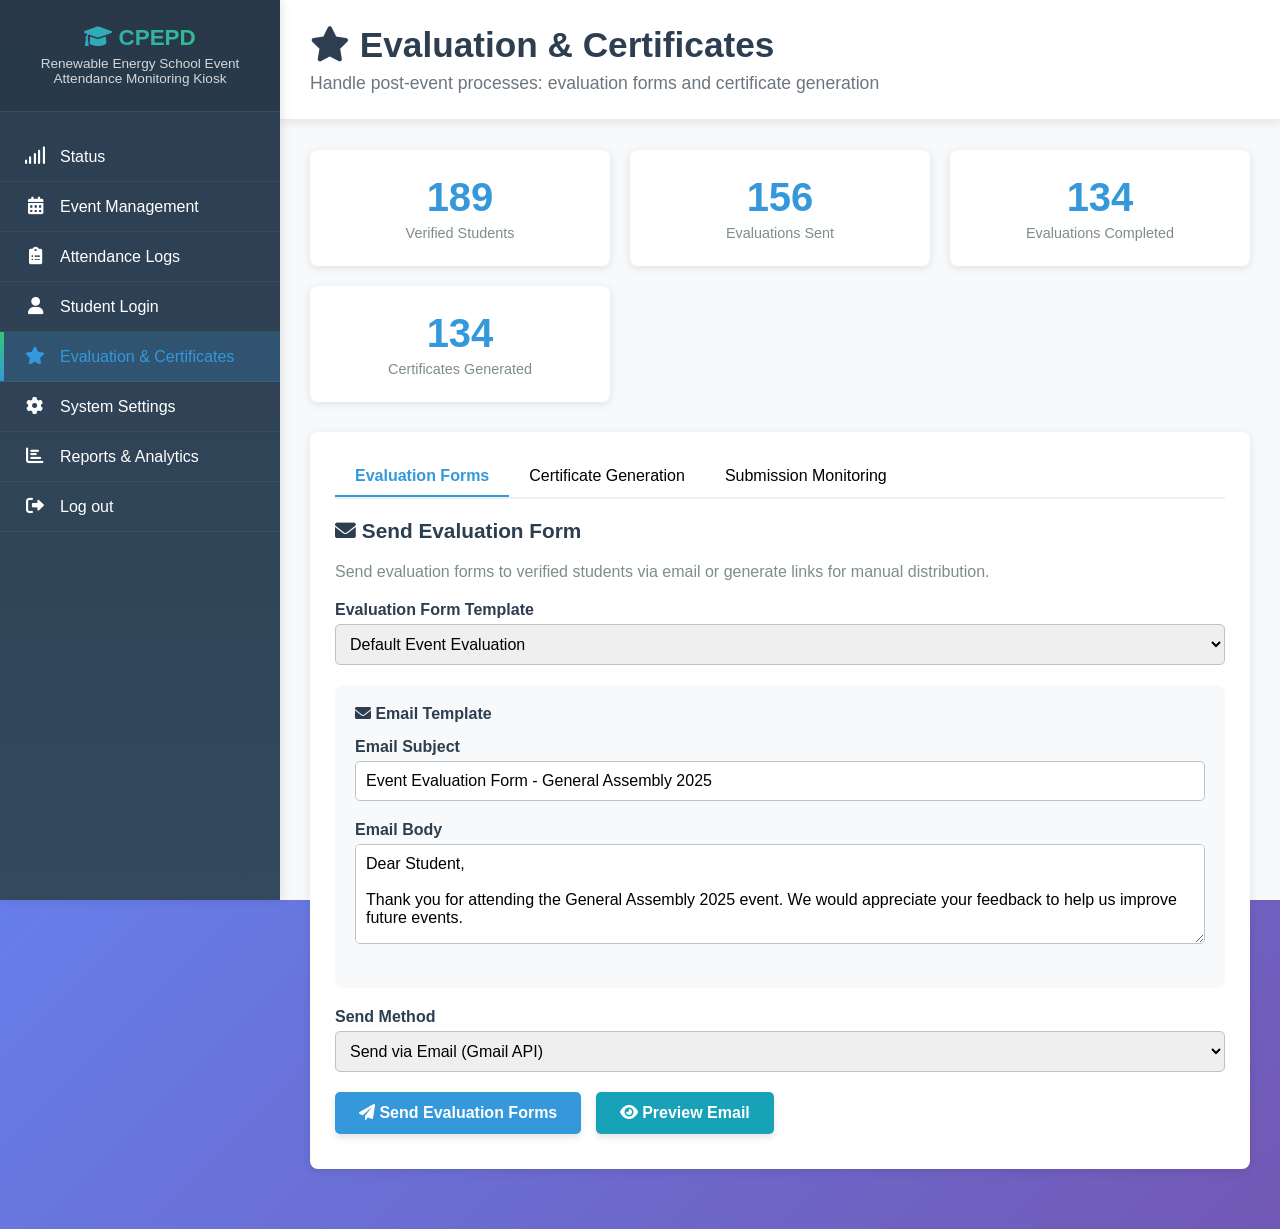
<file: CPEPD CODE 2/root/evaluation.html>
<!DOCTYPE html>
<html lang="en">
<head>
    <meta charset="UTF-8">
    <meta name="viewport" content="width=device-width, initial-scale=1.0">
    <title>Evaluation & Certificates | CPEPD</title>
    <link rel="stylesheet" href="log-in.css">
    <link rel="stylesheet" href="https://cdnjs.cloudflare.com/ajax/libs/font-awesome/6.0.0/css/all.min.css">
</head>
<body>
    <div class="sidebar" id="sidebar">
        <button class="toggle-btn" id="toggleBtn"><i class="fas fa-bars"></i></button>
        <div class="sidebar-header">
            <h2><i class="fas fa-graduation-cap"></i> CPEPD</h2>
            <p>Renewable Energy School Event Attendance Monitoring Kiosk</p>
        </div>
        <ul>
            <li class="nav-item" onclick="navigateToPage('status.html')">
                <i class="fas fa-signal"></i><span>Status</span></li>
            <li class="nav-item active" onclick="navigateToPage('event-management.html')">
                <i class="fas fa-calendar-alt"></i><span>Event Management</span>
            </li>
            <li class="nav-item" onclick="navigateToPage('attendance-logs.html')">
                <i class="fas fa-clipboard-list"></i><span>Attendance Logs</span>
            </li>
            <li class="nav-item" onclick="navigateToPage('index.html')">
                <i class="fas fa-user"></i><span>Student Login</span></li>
            <li class="nav-item" onclick="navigateToPage('evaluation.html')">
                <i class="fas fa-star"></i><span>Evaluation & Certificates</span>
            </li>
            <li class="nav-item" onclick="navigateToPage('system-settings.html')">
                <i class="fas fa-cog"></i><span>System Settings</span>
            </li>
            <li class="nav-item" onclick="navigateToPage('reports-analytics.html')">
                <i class="fas fa-chart-bar"></i><span>Reports & Analytics</span>
            </li>
            <li class="nav-item" onclick="navigateToPage('logout.html')">
                <i class="fas fa-sign-out-alt"></i><span>Log out</span></li>
        </ul>
    </div>

    <div class="main-content" id="mainContent">
        <div class="content-header">
            <h1><i class="fas fa-star"></i> Evaluation & Certificates</h1>
            <p>Handle post-event processes: evaluation forms and certificate generation</p>
        </div>
        
        <div class="container">
        
        <div class="stats-grid">
            <div class="stat-card">
                <div class="stat-number">189</div>
                <div class="stat-label">Verified Students</div>
            </div>
            <div class="stat-card">
                <div class="stat-number">156</div>
                <div class="stat-label">Evaluations Sent</div>
            </div>
            <div class="stat-card">
                <div class="stat-number">134</div>
                <div class="stat-label">Evaluations Completed</div>
            </div>
            <div class="stat-card">
                <div class="stat-number">134</div>
                <div class="stat-label">Certificates Generated</div>
            </div>
        </div>
        
        <div class="section">
            <div class="tabs">
                <div class="tab active" onclick="switchTab('evaluation')">Evaluation Forms</div>
                <div class="tab" onclick="switchTab('certificates')">Certificate Generation</div>
                <div class="tab" onclick="switchTab('monitoring')">Submission Monitoring</div>
            </div>
            
            <!-- Evaluation Forms Tab -->
            <div id="evaluation" class="tab-content active">
                <h3><i class="fas fa-envelope"></i> Send Evaluation Form</h3>
                <p style="color: #7f8c8d; margin-bottom: 20px;">Send evaluation forms to verified students via email or generate links for manual distribution.</p>
                
                <div class="form-group">
                    <label for="evaluationTemplate">Evaluation Form Template</label>
                    <select id="evaluationTemplate">
                        <option value="default">Default Event Evaluation</option>
                        <option value="seminar">Seminar Evaluation</option>
                        <option value="workshop">Workshop Evaluation</option>
                        <option value="custom">Custom Template</option>
                    </select>
                </div>
                
                <div class="email-template">
                    <h4><i class="fas fa-envelope"></i> Email Template</h4>
                    <div class="form-group">
                        <label for="emailSubject">Email Subject</label>
                        <input type="text" id="emailSubject" value="Event Evaluation Form - General Assembly 2025" placeholder="Enter email subject">
                    </div>
                    <div class="form-group">
                        <label for="emailBody">Email Body</label>
                        <textarea id="emailBody" placeholder="Enter email body content...">Dear Student,

Thank you for attending the General Assembly 2025 event. We would appreciate your feedback to help us improve future events.

Please complete the evaluation form by clicking the link below:
[EVALUATION_LINK]

Your feedback is valuable to us.

Best regards,
Event Management Team</textarea>
                    </div>
                </div>
                
                <div class="form-group">
                    <label for="sendMethod">Send Method</label>
                    <select id="sendMethod">
                        <option value="email">Send via Email (Gmail API)</option>
                        <option value="link">Generate Links Only</option>
                        <option value="both">Both Email & Links</option>
                    </select>
                </div>
                
                <button class="btn btn-primary" onclick="sendEvaluations()">
                    <i class="fas fa-paper-plane"></i> Send Evaluation Forms
                </button>
                <button class="btn btn-info" onclick="previewEmail()">
                    <i class="fas fa-eye"></i> Preview Email
                </button>
            </div>
            
            <!-- Certificate Generation Tab -->
            <div id="certificates" class="tab-content">
                <h3><i class="fas fa-certificate"></i> Generate Certificates</h3>
                <p style="color: #7f8c8d; margin-bottom: 20px;">Generate certificates for students who have completed both verification and evaluation.</p>
                
                <div class="certificate-preview">
                    <h4><i class="fas fa-certificate"></i> Certificate Preview</h4>
                    <p>Certificate of Participation</p>
                    <p><strong>General Assembly 2025</strong></p>
                    <p>This certifies that [STUDENT_NAME] has successfully participated in the event.</p>
                    <p>Date: January 15, 2025</p>
                </div>
                
                <div class="form-group">
                    <label for="certificateTemplate">Certificate Template</label>
                    <select id="certificateTemplate">
                        <option value="participation">Certificate of Participation</option>
                        <option value="completion">Certificate of Completion</option>
                        <option value="excellence">Certificate of Excellence</option>
                        <option value="custom">Custom Template</option>
                    </select>
                </div>
                
                <div class="form-group">
                    <label for="certificateFormat">Certificate Format</label>
                    <select id="certificateFormat">
                        <option value="pdf">PDF Document</option>
                        <option value="png">PNG Image</option>
                        <option value="both">Both PDF & PNG</option>
                    </select>
                </div>
                
                <div style="margin: 20px 0;">
                    <div class="progress-bar">
                        <div class="progress-fill" style="width: 71%;"></div>
                    </div>
                    <p style="text-align: center; color: #7f8c8d;">134 of 189 certificates ready for generation (71%)</p>
                </div>
                
                <button class="btn btn-success" onclick="generateCertificates()">
                    <i class="fas fa-certificate"></i> Generate All Certificates
                </button>
                <button class="btn btn-warning" onclick="generateSelected()">
                    <i class="fas fa-check-square"></i> Generate Selected Only
                </button>
                <button class="btn btn-info" onclick="previewCertificate()">
                    <i class="fas fa-eye"></i> Preview Certificate
                </button>
            </div>
            
            <!-- Submission Monitoring Tab -->
            <div id="monitoring" class="tab-content">
                <h3><i class="fas fa-chart-line"></i> Submission Monitoring</h3>
                <p style="color: #7f8c8d; margin-bottom: 20px;">Monitor evaluation form submissions and certificate generation status.</p>
                
                <div class="table-container">
                    <table>
                        <thead>
                            <tr>
                                <th>Student Name</th>
                                <th>Student ID</th>
                                <th>Verification Status</th>
                                <th>Evaluation Sent</th>
                                <th>Evaluation Completed</th>
                                <th>Certificate Status</th>
                                <th>Actions</th>
                            </tr>
                        </thead>
                        <tbody id="monitoringTableBody">
                            <!-- Table rows will be populated here -->
                        </tbody>
                    </table>
                </div>
                
                <div style="margin-top: 20px;">
                    <button class="btn btn-primary" onclick="refreshMonitoring()">
                        <i class="fas fa-sync"></i> Refresh Data
                    </button>
                    <button class="btn btn-success" onclick="resendEvaluation()">
                        <i class="fas fa-redo"></i> Resend Evaluation
                    </button>
                    <button class="btn btn-info" onclick="resendCertificate()">
                        <i class="fas fa-paper-plane"></i> Resend Certificate
                    </button>
                </div>
            </div>
        </div>
    </div>
    
    <!-- Preview Modal -->
    <div id="previewModal" class="modal">
        <div class="modal-content">
            <div class="modal-header">
                <h3 id="previewTitle">Preview</h3>
                <span class="close" onclick="closePreviewModal()">&times;</span>
            </div>
            <div id="previewContent">
                <!-- Preview content will be populated here -->
            </div>
        </div>
    </div>
    
    <script>
        let studentData = [
            {
                id: 1,
                name: "Diente, J.",
                studentId: "2020-001",
                verified: true,
                evaluationSent: true,
                evaluationCompleted: true,
                certificateGenerated: true
            },
            {
                id: 2,
                name: "Santos, M.",
                studentId: "2020-003",
                verified: true,
                evaluationSent: true,
                evaluationCompleted: false,
                certificateGenerated: false
            },
            {
                id: 3,
                name: "Garcia, A.",
                studentId: "2020-005",
                verified: true,
                evaluationSent: false,
                evaluationCompleted: false,
                certificateGenerated: false
            },
            {
                id: 4,
                name: "Rodriguez, C.",
                studentId: "2020-007",
                verified: true,
                evaluationSent: true,
                evaluationCompleted: true,
                certificateGenerated: true
            }
        ];
        
        // Initialize page
        document.addEventListener('DOMContentLoaded', function() {
            loadMonitoringTable();
        });
        
        function switchTab(tabName) {
            // Remove active class from all tabs and tab contents
            document.querySelectorAll('.tab').forEach(tab => tab.classList.remove('active'));
            document.querySelectorAll('.tab-content').forEach(content => content.classList.remove('active'));
            
            // Add active class to selected tab and content
            event.target.classList.add('active');
            document.getElementById(tabName).classList.add('active');
        }
        
        function loadMonitoringTable() {
            const tbody = document.getElementById('monitoringTableBody');
            tbody.innerHTML = studentData.map(student => `
                <tr>
                    <td>${student.name}</td>
                    <td>${student.studentId}</td>
                    <td>
                        <span class="status-badge ${student.verified ? 'status-completed' : 'status-pending'}">
                            ${student.verified ? 'Verified' : 'Pending'}
                        </span>
                    </td>
                    <td>
                        <span class="status-badge ${student.evaluationSent ? 'status-completed' : 'status-not-sent'}">
                            ${student.evaluationSent ? 'Sent' : 'Not Sent'}
                        </span>
                    </td>
                    <td>
                        <span class="status-badge ${student.evaluationCompleted ? 'status-completed' : 'status-pending'}">
                            ${student.evaluationCompleted ? 'Completed' : 'Pending'}
                        </span>
                    </td>
                    <td>
                        <span class="status-badge ${student.certificateGenerated ? 'status-completed' : 'status-pending'}">
                            ${student.certificateGenerated ? 'Generated' : 'Pending'}
                        </span>
                    </td>
                    <td>
                        ${!student.evaluationSent ? `
                            <button class="btn btn-primary" onclick="sendIndividualEvaluation(${student.id})" style="padding: 5px 10px;">
                                <i class="fas fa-envelope"></i>
                            </button>
                        ` : ''}
                        ${student.evaluationCompleted && !student.certificateGenerated ? `
                            <button class="btn btn-success" onclick="generateIndividualCertificate(${student.id})" style="padding: 5px 10px;">
                                <i class="fas fa-certificate"></i>
                            </button>
                        ` : ''}
                        ${student.certificateGenerated ? `
                            <button class="btn btn-info" onclick="resendIndividualCertificate(${student.id})" style="padding: 5px 10px;">
                                <i class="fas fa-redo"></i>
                            </button>
                        ` : ''}
                    </td>
                </tr>
            `).join('');
        }
        
        function sendEvaluations() {
            const method = document.getElementById('sendMethod').value;
            const subject = document.getElementById('emailSubject').value;
            const body = document.getElementById('emailBody').value;
            
            if (!subject || !body) {
                alert('Please fill in the email subject and body.');
                return;
            }
            
            let message = '';
            switch(method) {
                case 'email':
                    message = 'Evaluation forms will be sent via email to all verified students.';
                    break;
                case 'link':
                    message = 'Evaluation links will be generated for manual distribution.';
                    break;
                case 'both':
                    message = 'Evaluation forms will be sent via email and links will be generated.';
                    break;
            }
            
            if (confirm(`${message}\n\nProceed with sending evaluation forms?`)) {
                alert('Evaluation forms are being sent...');
                // In a real application, this would trigger the email sending process
            }
        }
        
        function previewEmail() {
            const subject = document.getElementById('emailSubject').value;
            const body = document.getElementById('emailBody').value;
            
            document.getElementById('previewTitle').textContent = 'Email Preview';
            document.getElementById('previewContent').innerHTML = `
                <div style="border: 1px solid #bdc3c7; padding: 20px; border-radius: 5px;">
                    <h4>Subject: ${subject}</h4>
                    <div style="margin-top: 15px; white-space: pre-wrap;">${body}</div>
                </div>
            `;
            document.getElementById('previewModal').style.display = 'block';
        }
        
        function generateCertificates() {
            if (confirm('Generate certificates for all eligible students? This will create certificates for students who have completed both verification and evaluation.')) {
                alert('Certificate generation process started...');
                // In a real application, this would trigger the certificate generation
            }
        }
        
        function generateSelected() {
            alert('Certificate generation for selected students would be implemented here.');
        }
        
        function previewCertificate() {
            document.getElementById('previewTitle').textContent = 'Certificate Preview';
            document.getElementById('previewContent').innerHTML = `
                <div style="border: 2px solid #2c3e50; padding: 40px; text-align: center; background: #f8f9fa;">
                    <h2 style="color: #2c3e50; margin-bottom: 20px;">CERTIFICATE OF PARTICIPATION</h2>
                    <p style="font-size: 1.2em; margin-bottom: 30px;">This is to certify that</p>
                    <h3 style="color: #3498db; font-size: 1.5em; margin-bottom: 30px;">[STUDENT_NAME]</h3>
                    <p style="font-size: 1.1em; margin-bottom: 30px;">has successfully participated in</p>
                    <h4 style="color: #2c3e50; font-size: 1.3em; margin-bottom: 30px;">General Assembly 2025</h4>
                    <p style="margin-bottom: 20px;">Date: January 15, 2025</p>
                    <div style="margin-top: 40px;">
                        <div style="display: inline-block; margin-right: 50px;">
                            <div style="border-top: 1px solid #2c3e50; width: 150px;"></div>
                            <p>Event Coordinator</p>
                        </div>
                        <div style="display: inline-block;">
                            <div style="border-top: 1px solid #2c3e50; width: 150px;"></div>
                            <p>Dean</p>
                        </div>
                    </div>
                </div>
            `;
            document.getElementById('previewModal').style.display = 'block';
        }
        
        function refreshMonitoring() {
            alert('Refreshing monitoring data...');
            loadMonitoringTable();
        }
        
        function resendEvaluation() {
            if (confirm('Resend evaluation forms to students who haven\'t completed them yet?')) {
                alert('Evaluation forms are being resent...');
            }
        }
        
        function resendCertificate() {
            if (confirm('Resend certificates to students who have completed evaluations?')) {
                alert('Certificates are being resent...');
            }
        }
        
        function sendIndividualEvaluation(studentId) {
            const student = studentData.find(s => s.id === studentId);
            if (student) {
                student.evaluationSent = true;
                loadMonitoringTable();
                alert(`Evaluation form sent to ${student.name}`);
            }
        }
        
        function generateIndividualCertificate(studentId) {
            const student = studentData.find(s => s.id === studentId);
            if (student) {
                student.certificateGenerated = true;
                loadMonitoringTable();
                alert(`Certificate generated for ${student.name}`);
            }
        }
        
        function resendIndividualCertificate(studentId) {
            const student = studentData.find(s => s.id === studentId);
            if (student) {
                alert(`Certificate resent to ${student.name}`);
            }
        }
        
        function closePreviewModal() {
            document.getElementById('previewModal').style.display = 'none';
        }
        
        // Close modal when clicking outside
        window.onclick = function(event) {
            const modal = document.getElementById('previewModal');
            if (event.target === modal) {
                closePreviewModal();
            }
        }

        // Sidebar functionality
        const sidebar = document.getElementById('sidebar');
        const mainContent = document.getElementById('mainContent');
        const toggleBtn = document.getElementById('toggleBtn');

        // Toggle sidebar collapse
        toggleBtn.addEventListener('click', () => {
            sidebar.classList.toggle('collapsed');
            mainContent.classList.toggle('collapsed');
        });

        // Navigation function
        function navigateToPage(url) {
            if (url) {
                window.location.href = url;
            }
        }

        // Logout function
        function logout() {
            if (confirm('Are you sure you want to logout?')) {
                alert('You have been logged out successfully.');
                window.location.href = 'index.html';
            }
        }

        // Handle window resize for mobile responsiveness
        window.addEventListener('resize', function() {
            if (window.innerWidth <= 768) {
                sidebar.classList.add('collapsed');
                mainContent.classList.add('collapsed');
            } else {
                sidebar.classList.remove('collapsed');
                mainContent.classList.remove('collapsed');
            }
        });

        // Initialize page
        document.addEventListener('DOMContentLoaded', function() {
            console.log('Evaluation & Certificates page loaded successfully');
        });
    </script>
<script src="script.js"></script>
</body>
</html>
</file>
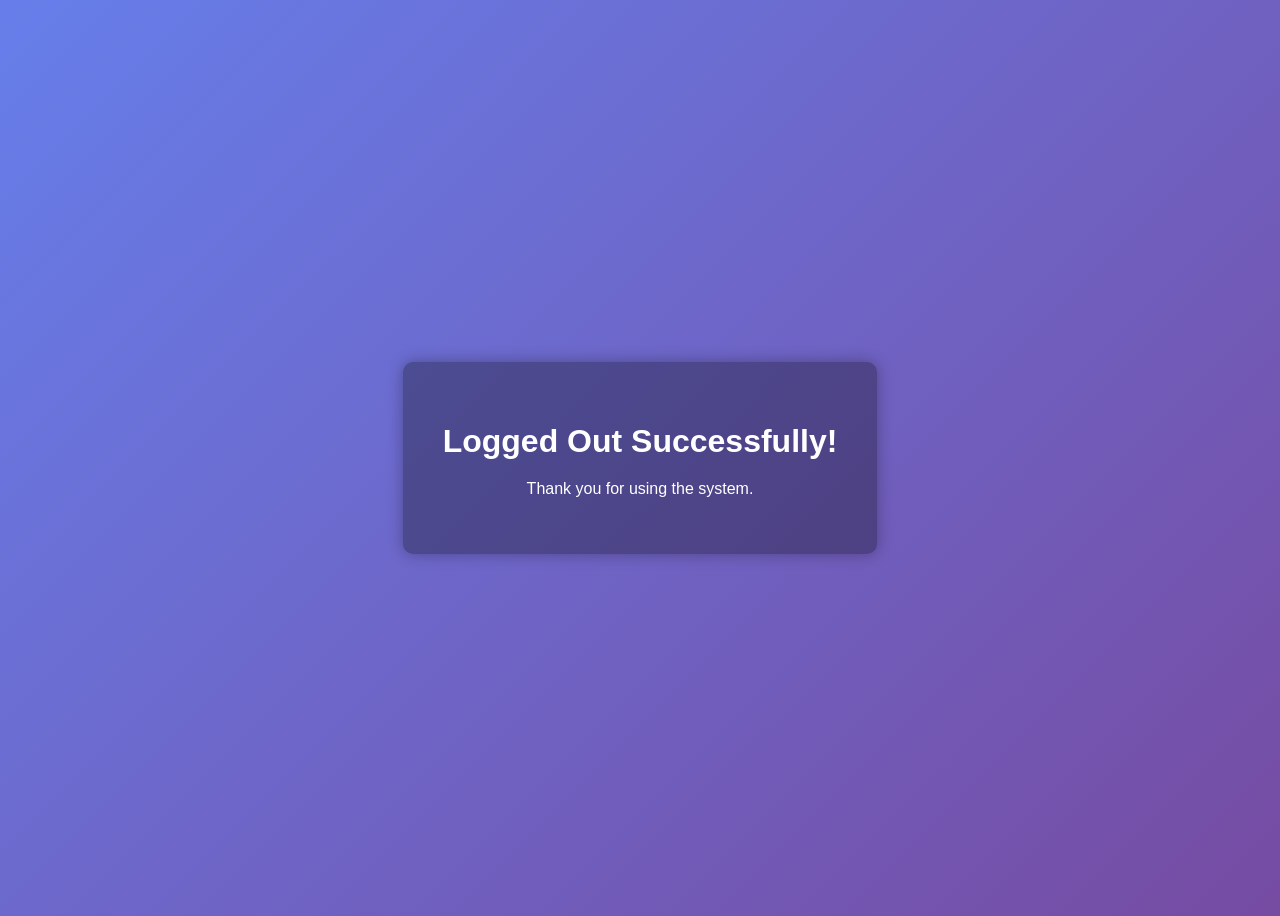
<file: CPEPD CODE 2/root/logout.html>
<!DOCTYPE html>
<html lang="en">
<head>
    <meta charset="UTF-8">
    <meta name="viewport" content="width=device-width, initial-scale=1.0">
    <title>Logging Out | CPEPD</title>
    <style>
        body {
            font-family: 'Segoe UI', Tahoma, Geneva, Verdana, sans-serif;
            display: flex;
            justify-content: center;
            align-items: center;
            height: 100vh;
            background: linear-gradient(135deg, #667eea 0%, #764ba2 100%);
            color: white;
            text-align: center;
        }
        .logout-box {
            background: rgba(0,0,0,0.3);
            padding: 40px;
            border-radius: 10px;
            box-shadow: 0 0 15px rgba(0,0,0,0.3);
        }
        .logout-box h1 {
            margin-bottom: 20px;
        }
    </style>
</head>
<body>
    
    <div class="logout-box">
        <h1>Logging Out...</h1>
        <p>Please wait while we log you out of the system.</p>
    </div>

    <script>
    // Optional: clear stored data
    localStorage.clear();

    const title = document.querySelector("h1");
    const message = document.querySelector("p");

    // Show logout message first
    setTimeout(() => {
        title.textContent = "Logged Out Successfully!";
        message.textContent = "Thank you for using the system.";
    }, 1000);

    // Redirect after showing thank you message
    setTimeout(() => {
        window.location.href = 'index.html';
    }, 3000);
</script>
<script src="script.js"></script>
</body>
</html>
</file>
<file: CPEPD CODE 2/root/log-in.css>
/*index.html*/
.camera-status {
    width: 100%;
    padding: 10px;
    margin-bottom: 10px;
    text-align: center;
    font-weight: bold;
    border-radius: 8px;
}

.camera-status.online {
    background: #e8f8f5;
    color: #27ae60;
    border: 2px solid #27ae60;
}

.camera-status.offline {
    background: #fdecea;
    color: #e74c3c;
    border: 2px solid #e74c3c;
}

* {
    margin: 0;
    padding: 0;
    box-sizing: border-box;
}

.reset-buttons {
    display: flex;
    flex-wrap: wrap;
    gap: 10px;
    align-items: center;
    margin-left: 26px;
}
.reset-buttons input {
    flex: 1 1 180px;
}
.reset-buttons button {
    flex: 0 0 auto;
}

body {
    font-family: 'Segoe UI', Tahoma, Geneva, Verdana, sans-serif;
    display: flex;
    height: 100vh;
    background: linear-gradient(135deg, #667eea 0%, #764ba2 100%);
}

/* ======================== Sidebar Styles ======================== */
.sidebar {
    width: 280px;
    background: linear-gradient(180deg, #2c3e50 0%, #34495e 100%);
    color: white;
    position: fixed;
    height: 100%;
    left: 0;
    top: 0;
    overflow-y: auto;
    transition: all 0.3s ease;
    box-shadow: 2px 0 10px rgba(0,0,0,0.1);
    z-index: 1000;
}
.sidebar.collapsed { width: 70px; }

.sidebar-header {
    padding: 25px 20px;
    text-align: center;
    border-bottom: 1px solid rgba(255,255,255,0.1);
    background: rgba(0,0,0,0.1);
}
.sidebar-header h2 { 
    font-size: 1.4em; 
    font-weight: 600;
    margin-bottom: 5px;
    background: linear-gradient(45deg, #3498db, #2ecc71);
    -webkit-background-clip: text;
    -webkit-text-fill-color: transparent;
    background-clip: text;
}
.sidebar-header p {
    font-size: 0.85em;
    opacity: 0.8;
}
.sidebar.collapsed .sidebar-header h2,
.sidebar.collapsed .sidebar-header p { display: none; }

.sidebar ul { list-style: none; padding: 20px 0; }
.sidebar li { 
    padding: 15px 25px; 
    cursor: pointer; 
    border-bottom: 1px solid rgba(255,255,255,0.05);
    transition: all 0.3s ease;
    position: relative;
    overflow: hidden;
}
.sidebar li::before {
    content: '';
    position: absolute;
    left: 0;
    top: 0;
    height: 100%;
    width: 4px;
    background: linear-gradient(45deg, #3498db, #2ecc71);
    transform: scaleY(0);
    transition: transform 0.3s ease;
}
.sidebar li:hover::before,
.sidebar li.active::before { transform: scaleY(1); }
.sidebar li:hover { padding-left: 30px; background: rgba(255,255,255,0.1); }
.sidebar li.active { background: rgba(52, 152, 219, 0.2); color: #3498db; }
.sidebar li i { margin-right: 15px; width: 20px; text-align: center; font-size: 1.1em; }
.sidebar.collapsed li span { display: none; }
.sidebar.collapsed li { padding: 15px 20px; text-align: center; }
.sidebar.collapsed li i { margin-right: 0; }

.sidebar .toggle-btn { 
    display: none; 
    position: absolute; 
    top: 20px; 
    right: 15px; 
    background: rgba(255,255,255,0.1); 
    border: none; 
    color: white; 
    font-size: 1.2em; 
    cursor: pointer;
    padding: 8px;
    border-radius: 4px;
    transition: background 0.3s ease;
}
.sidebar .toggle-btn:hover { background: rgba(255,255,255,0.2); }

/* ======================== Main Content ======================== */
.main-content {
    margin-left: 280px;
    flex: 1;
    padding: 0;
    background: #f8f9fa;
    transition: margin-left 0.3s ease;
    min-height: 100vh;
}
.main-content.collapsed { margin-left: 70px; }

.content-header {
    background: white;
    padding: 25px 30px;
    box-shadow: 0 2px 10px rgba(0,0,0,0.1);
    border-bottom: 1px solid #e9ecef;
}
.content-header h1 { font-size: 2.2em; color: #2c3e50; margin-bottom: 8px; font-weight: 600; }
.content-header p { color: #6c757d; font-size: 1.1em; margin: 0; }

.container { padding: 30px; max-width: 1400px; margin: 0 auto; }

/* ======================== Stats Summary ======================== */
.stats-summary {
    display: grid;
    grid-template-columns: repeat(auto-fit, minmax(200px, 1fr));
    gap: 20px;
    margin-bottom: 30px;
}
.stat-card {
    background: white;
    padding: 20px;
    border-radius: 8px;
    box-shadow: 0 2px 10px rgba(0,0,0,0.1);
    text-align: center;
}
.stat-number { font-size: 2em; font-weight: bold; color: #3498db; margin-bottom: 5px; }
.stat-label { color: #7f8c8d; font-size: 0.9em; }

/* ======================== Controls / Filters ======================== */
.controls {
    background: white;
    padding: 25px;
    border-radius: 8px;
    box-shadow: 0 2px 10px rgba(0,0,0,0.1);
    margin-bottom: 30px;
}
.controls h3 { color: #2c3e50; margin-bottom: 20px; }

.search-filters {
    display: grid;
    grid-template-columns: repeat(auto-fit, minmax(200px, 1fr));
    gap: 20px;
    margin-bottom: 20px;
}

.form-group { margin-bottom: 15px; text-align: left; }
.form-group label { display: block; margin-bottom: 5px; font-weight: bold; color: #2c3e50; }
.form-group input, .form-group select { width: 100%; padding: 10px; border: 1px solid #bdc3c7; border-radius: 5px; font-size: 1em; }

.btn {
    padding: 1% 5px;
    border: none;
    border-radius: 10px;
    cursor: pointer;
    font-size: 1em;
    margin-right: 10px;
    margin-bottom: 10px;
    transition: background 0.3s;
}
.btn-primary { background: #3498db; color: white; }
.btn-primary:hover { background: #2980b9; }
.btn-success { background: #27ae60; color: white; }
.btn-success:hover { background: #229954; }
.btn-warning { background: #f39c12; color: white; }
.btn-warning:hover { background: #e67e22; }
.btn-info { background: #17a2b8; color: white; }
.btn-info:hover { background: #138496; }

/* ======================== Table Styles ======================== */
.table-container {
    background: white;
    padding: 25px;
    border-radius: 8px;
    box-shadow: 0 2px 10px rgba(0,0,0,0.1);
    overflow-x: auto;
}
.table-container h3 { color: #2c3e50; margin-bottom: 20px; }

table { width: 100%; border-collapse: collapse; margin-top: 20px; }
th, td { padding: 12px; text-align: left; border-bottom: 1px solid #ecf0f1; }
th { background: #f8f9fa; font-weight: bold; color: #2c3e50; }
tr:hover { background: #f8f9fa; }

.status-badge { padding: 4px 8px; border-radius: 12px; font-size: 0.8em; font-weight: bold; }
.status-pending { background: #fff3cd; color: #856404; }
.status-verified { background: #d4edda; color: #155724; }
.status-rejected { background: #f8d7da; color: #721c24; }

.verification-icon { font-size: 1.2em; }
.verified { color: #27ae60; }
.pending { color: #f39c12; }
.rejected { color: #e74c3c; }

/* ======================== Photo Modal ======================== */
.photo-modal { display: none; position: fixed; z-index: 1000; left: 0; top: 0; width: 100%; height: 100%; background: rgba(0,0,0,0.8); }
.photo-modal-content { position: absolute; top: 50%; left: 50%; transform: translate(-50%, -50%); max-width: 90%; max-height: 90%; }
.photo-modal img { max-width: 100%; max-height: 100%; border-radius: 8px; }
.close-photo { position: absolute; top: 10px; right: 20px; color: white; font-size: 30px; cursor: pointer; }

/* ======================== Pagination ======================== */
.pagination { display: flex; justify-content: center; align-items: center; margin-top: 20px; gap: 10px; }
.pagination button { padding: 8px 12px; border: 1px solid #bdc3c7; background: white; cursor: pointer; border-radius: 4px; }
.pagination button:hover { background: #f8f9fa; }
.pagination button.active { background: #3498db; color: white; border-color: #3498db; }
.pagination button:disabled { opacity: 0.5; cursor: not-allowed; }

/* ======================== Login Page ======================== */
.login-container {
    width: 100%;
    max-width: 420px;
    padding: 20px;
    margin: auto;
    display: flex;
    justify-content: center;
    align-items: center;
}

.login-card {
    background: white;
    padding: 30px;
    border-radius: 12px;
    box-shadow: 0 10px 25px rgba(0,0,0,0.2);
    text-align: center;
}

.login-card h1 { margin-bottom: 10px; color: #2c3e50; }
.subtitle { color: #7f8c8d; margin-bottom: 20px; font-size: 0.95em; }

.form-group { text-align: left; margin-bottom: 20px; }
.form-group label { font-weight: bold; display: block; margin-bottom: 5px; }
.form-group input { width: 100%; padding: 10px; border-radius: 6px; border: 1px solid #ccc; }

.camera-section { margin-bottom: 20px; }
video { width: 100%; border-radius: 10px; border: 2px solid #3498db; margin-bottom: 10px; }

.btn-capture, .btn-submit {
    border: none;
    padding: 10px;
    border-radius: 6px;
    cursor: pointer;
    width: 100%;
    color: white;
}
.btn-capture:hover { background: #2980b9; }
.btn-submit { background: #27ae60; padding: 12px; font-size: 1em; }
.btn-submit:hover { background: #229954; }

.status-message { margin-top: 10px; font-size: 0.9em; color: #27ae60; }


.custom-dropdown{
    position: relative;
    width: 100%;
}

.dropdown-selected{
    background: white;
    border: 1px solid #ccc;
    padding: 10px;
    cursor: pointer;
    display:flex;
    justify-content:space-between;
    align-items:center;
}

.dropdown-menu{
    position:absolute;
    top:100%;
    left:0;
    right:0;
    background:white;
    border:1px solid #ccc;
    max-height:200px;
    overflow-y:auto;
    display:none;
    z-index:999;
}

.dropdown-item{
    padding:8px 10px;
    display:flex;
    justify-content:space-between;
    align-items:center;
}

.dropdown-item:hover{
    background:#f2f2f2;
}

.delete-event{
    color:black;
    cursor:pointer;
    margin-left:10px;
}





/* ======================== Mobile Responsiveness ======================== */
@media (max-width: 768px) {
    .sidebar { width: 70px; }
    .sidebar.collapsed { width: 0; }
    .main-content { margin-left: 70px; }
    .main-content.collapsed { margin-left: 0; }
    .sidebar .toggle-btn { display: block; }
    .content-header { padding: 20px; }
    .container { padding: 20px; }
    .search-filters { grid-template-columns: 1fr; }
    .stats-summary { grid-template-columns: repeat(2, 1fr); }
    table { font-size: 0.9em; }
    th, td { padding: 8px; }
}


.verification-label {
    font-weight: 600;
    display: inline-flex;
    align-items: center;
    gap: 6px;
    padding: 4px 8px;
    border-radius: 20px;
    font-size: 12px;
}

.verification-label.verified {
    background: #d4edda;
    color: #155724;
}

.verification-label.pending {
    background: #fff3cd;
    color: #856404;
}

.verification-label.rejected {
    background: #f8d7da;
    color: #721c24;
}

/* Verification Badge */
.verify-badge {
    padding: 6px 10px;
    border-radius: 20px;
    font-size: 12px;
    font-weight: 600;
    display: inline-flex;
    align-items: center;
    gap: 6px;
    text-transform: uppercase;
}

/* Action Buttons */
.action-btn {
    border: none;
    padding: 6px 10px;
    border-radius: 6px;
    cursor: pointer;
    margin: 0 3px;
    font-size: 14px;
    transition: 0.2s ease;
}

.approve-btn {
    background-color: #28a745;
    color: white;
}

.approve-btn:hover {
    background-color: #218838;
    transform: scale(1.05);
}

.reject-btn {
    background-color: #dc3545;
    color: white;
}

.reject-btn:hover {
    background-color: #c82333;
    transform: scale(1.05);
}

/* Student photo styling */
.student-photo {
    width: 50px;
    height: 50px;
    border-radius: 50%;
    cursor: pointer;
    object-fit: cover;
    border: 2px solid #ddd;
}

.action-group {
    display: flex;
    gap: 6px;
    margin-bottom: 5px;
}

.action-label {
    font-size: 12px;
    font-weight: 600;
    padding: 4px 6px;
    border-radius: 6px;
    display: inline-block;
}

.pending-label {
    background: #fff3cd;
    color: #856404;
}

.verified-label {
    background: #d4edda;
    color: #155724;
}

.rejected-label {
    background: #f8d7da;
    color: #721c24;
}


.active-event-info {
    background: #f1f2f6;
    border-left: 4px solid #3498db;
    padding: 15px;
    margin-bottom: 15px;
    border-radius: 5px;
    color: #2c3e50;
    font-size: 0.95em;
}
.active-event-info h4 {
    margin: 0 0 5px 0;
}
.active-event-info p {
    margin: 2px 0;
}




/*Evaluation.HTML*/
/* Basic Reset */
        * { margin: 0; padding: 0; box-sizing: border-box; }
        body { 
            font-family: 'Segoe UI', Tahoma, Geneva, Verdana, sans-serif; 
            display: flex; 
            height: 100vh; 
            background: linear-gradient(135deg, #667eea 0%, #764ba2 100%);
        }

        /* Sidebar Styles */
        .sidebar {
            width: 280px;
            background: linear-gradient(180deg, #2c3e50 0%, #34495e 100%);
            color: white;
            position: fixed;
            height: 100%;
            left: 0;
            top: 0;
            overflow-y: auto;
            transition: all 0.3s ease;
            box-shadow: 2px 0 10px rgba(0,0,0,0.1);
            z-index: 1000;
        }
        .sidebar.collapsed { width: 70px; }
        
        .sidebar-header {
            padding: 25px 20px;
            text-align: center;
            border-bottom: 1px solid rgba(255,255,255,0.1);
            background: rgba(0,0,0,0.1);
        }
        .sidebar-header h2 { 
            font-size: 1.4em; 
            font-weight: 600;
            margin-bottom: 5px;
            background: linear-gradient(45deg, #3498db, #2ecc71);
            -webkit-background-clip: text;
            -webkit-text-fill-color: transparent;
            background-clip: text;
        }
        .sidebar-header p {
            font-size: 0.85em;
            opacity: 0.8;
            margin: 0;
        }
        .sidebar.collapsed .sidebar-header h2,
        .sidebar.collapsed .sidebar-header p { display: none; }
        
        .sidebar ul { list-style: none; padding: 20px 0; }
        .sidebar li { 
            padding: 15px 25px; 
            cursor: pointer; 
            border-bottom: 1px solid rgba(255,255,255,0.05);
            transition: all 0.3s ease;
            position: relative;
            overflow: hidden;
        }
        .sidebar li::before {
            content: '';
            position: absolute;
            left: 0;
            top: 0;
            height: 100%;
            width: 4px;
            background: linear-gradient(45deg, #3498db, #2ecc71);
            transform: scaleY(0);
            transition: transform 0.3s ease;
        }
        .sidebar li:hover::before,
        .sidebar li.active::before { transform: scaleY(1); }
        .sidebar li:hover { 
            background: rgba(255,255,255,0.1); 
            padding-left: 30px;
        }
        .sidebar li.active {
            background: rgba(52, 152, 219, 0.2);
            color: #3498db;
        }
        .sidebar li i { 
            margin-right: 15px; 
            width: 20px;
            text-align: center;
            font-size: 1.1em;
        }
        .sidebar.collapsed li span { display: none; }
        .sidebar.collapsed li { padding: 15px 20px; text-align: center; }
        .sidebar.collapsed li i { margin-right: 0; }
        
        .sidebar .toggle-btn { 
            display: none; 
            position: absolute; 
            top: 20px; 
            right: 15px; 
            background: rgba(255,255,255,0.1); 
            border: none; 
            color: white; 
            font-size: 1.2em; 
            cursor: pointer;
            padding: 8px;
            border-radius: 4px;
            transition: background 0.3s ease;
        }
        .sidebar .toggle-btn:hover { background: rgba(255,255,255,0.2); }

        /* Main Content */
        .main-content {
            margin-left: 280px;
            flex: 1;
            padding: 0;
            background: #f8f9fa;
            transition: margin-left 0.3s ease;
            min-height: 100vh;
        }
        .main-content.collapsed { margin-left: 70px; }
        
        .content-header {
            background: white;
            padding: 25px 30px;
            box-shadow: 0 2px 10px rgba(0,0,0,0.1);
            border-bottom: 1px solid #e9ecef;
        }
        .content-header h1 {
            font-size: 2.2em;
            color: #2c3e50;
            margin-bottom: 8px;
            font-weight: 600;
        }
        .content-header p {
            color: #6c757d;
            font-size: 1.1em;
            margin: 0;
        }
        
        .container { 
            padding: 30px; 
            max-width: 1400px; 
            margin: 0 auto; 
        }
        
        .stats-grid { display: grid; grid-template-columns: repeat(auto-fit, minmax(200px, 1fr)); gap: 20px; margin-bottom: 30px; }
        .stat-card { background: white; padding: 20px; border-radius: 8px; box-shadow: 0 2px 10px rgba(0,0,0,0.1); text-align: center; }
        .stat-number { font-size: 2em; font-weight: bold; color: #3498db; margin-bottom: 5px; }
        .stat-label { color: #7f8c8d; font-size: 0.9em; }
        
        .form-group { margin-bottom: 20px; }
        .form-group label { display: block; margin-bottom: 5px; font-weight: bold; color: #2c3e50; }
        .form-group input, .form-group select, .form-group textarea { width: 100%; padding: 10px; border: 1px solid #bdc3c7; border-radius: 5px; font-size: 1em; }
        .form-group textarea { height: 100px; resize: vertical; }
        
        .btn { padding: 12px 24px; border: none; border-radius: 5px; cursor: pointer; font-size: 1em; margin-right: 10px; margin-bottom: 10px; transition: background 0.3s; }
        .btn-primary { background: #3498db; color: white; }
        .btn-primary:hover { background: #2980b9; }
        .btn-success { background: #27ae60; color: white; }
        .btn-success:hover { background: #229954; }
        .btn-warning { background: #f39c12; color: white; }
        .btn-warning:hover { background: #e67e22; }
        .btn-info { background: #17a2b8; color: white; }
        .btn-info:hover { background: #138496; }
        .btn-danger { background: #e74c3c; color: white; }
        .btn-danger:hover { background: #c0392b; }
        
        .table-container { overflow-x: auto; }
        table { width: 100%; border-collapse: collapse; margin-top: 20px; }
        th, td { padding: 12px; text-align: left; border-bottom: 1px solid #ecf0f1; }
        th { background: #f8f9fa; font-weight: bold; color: #2c3e50; }
        tr:hover { background: #f8f9fa; }
        
        .status-badge { padding: 4px 8px; border-radius: 12px; font-size: 0.8em; font-weight: bold; }
        .status-completed { background: #d4edda; color: #155724; }
        .status-pending { background: #fff3cd; color: #856404; }
        .status-not-sent { background: #f8d7da; color: #721c24; }
        
        .progress-bar { width: 100%; height: 20px; background: #ecf0f1; border-radius: 10px; overflow: hidden; margin: 10px 0; }
        .progress-fill { height: 100%; background: #3498db; transition: width 0.3s; }
        
        .certificate-preview { background: #f8f9fa; padding: 20px; border-radius: 8px; margin: 20px 0; text-align: center; border: 2px dashed #bdc3c7; }
        .certificate-preview h4 { color: #2c3e50; margin-bottom: 10px; }
        .certificate-preview p { color: #7f8c8d; }
        
        .modal { display: none; position: fixed; z-index: 1000; left: 0; top: 0; width: 100%; height: 100%; background: rgba(0,0,0,0.5); }
        .modal-content { background: white; margin: 2% auto; padding: 20px; border-radius: 8px; width: 90%; max-width: 800px; max-height: 90%; overflow-y: auto; }
        .modal-header { display: flex; justify-content: space-between; align-items: center; margin-bottom: 20px; }
        .close { font-size: 28px; font-weight: bold; cursor: pointer; color: #aaa; }
        .close:hover { color: #000; }
        
        .tabs { display: flex; border-bottom: 2px solid #ecf0f1; margin-bottom: 20px; }
        .tab { padding: 10px 20px; cursor: pointer; border-bottom: 2px solid transparent; transition: all 0.3s; }
        .tab.active { border-bottom-color: #3498db; color: #3498db; font-weight: bold; }
        .tab:hover { background: #f8f9fa; }
        
        .tab-content { display: none; }
        .tab-content.active { display: block; }
        
        .email-template { background: #f8f9fa; padding: 20px; border-radius: 8px; margin: 20px 0; }
        .email-template h4 { color: #2c3e50; margin-bottom: 15px; }
        .email-template textarea { height: 200px; font-family: Arial, sans-serif; }
        
        @media (max-width: 768px) {
            .stats-grid { grid-template-columns: repeat(2, 1fr); }
            .tabs { flex-direction: column; }
            .tab { text-align: center; }
        }

        @media (max-width: 1024px) {
    .sidebar .toggle-btn {
        display: block;
    }
}






/*System-settings.Html*/
/* Basic Reset */
        * { margin: 0; padding: 0; box-sizing: border-box; }
        body { 
            font-family: 'Segoe UI', Tahoma, Geneva, Verdana, sans-serif; 
            display: flex; 
            height: 100vh; 
            background: linear-gradient(135deg, #667eea 0%, #764ba2 100%);
        }

        /* Sidebar Styles */
        .sidebar {
            width: 280px;
            background: linear-gradient(180deg, #2c3e50 0%, #34495e 100%);
            color: white;
            position: fixed;
            height: 100%;
            left: 0;
            top: 0;
            overflow-y: auto;
            transition: all 0.3s ease;
            box-shadow: 2px 0 10px rgba(0,0,0,0.1);
            z-index: 1000;
        }
        .sidebar.collapsed { width: 70px; }
        
        .sidebar-header {
            padding: 25px 20px;
            text-align: center;
            border-bottom: 1px solid rgba(255,255,255,0.1);
            background: rgba(0,0,0,0.1);
        }
        .sidebar-header h2 { 
            font-size: 1.4em; 
            font-weight: 600;
            margin-bottom: 5px;
            background: linear-gradient(45deg, #3498db, #2ecc71);
            -webkit-background-clip: text;
            -webkit-text-fill-color: transparent;
            background-clip: text;
        }
        .sidebar-header p {
            font-size: 0.85em;
            opacity: 0.8;
            margin: 0;
        }
        .sidebar.collapsed .sidebar-header h2,
        .sidebar.collapsed .sidebar-header p { display: none; }
        
        .sidebar ul { list-style: none; padding: 20px 0; }
        .sidebar li { 
            padding: 15px 25px; 
            cursor: pointer; 
            border-bottom: 1px solid rgba(255,255,255,0.05);
            transition: all 0.3s ease;
            position: relative;
            overflow: hidden;
        }
        .sidebar li::before {
            content: '';
            position: absolute;
            left: 0;
            top: 0;
            height: 100%;
            width: 4px;
            background: linear-gradient(45deg, #3498db, #2ecc71);
            transform: scaleY(0);
            transition: transform 0.3s ease;
        }
        .sidebar li:hover::before,
        .sidebar li.active::before { transform: scaleY(1); }
        .sidebar li:hover { 
            background: rgba(255,255,255,0.1); 
            padding-left: 30px;
        }
        .sidebar li.active {
            background: rgba(52, 152, 219, 0.2);
            color: #3498db;
        }
        .sidebar li i { 
            margin-right: 15px; 
            width: 20px;
            text-align: center;
            font-size: 1.1em;
        }
        .sidebar.collapsed li span { display: none; }
        .sidebar.collapsed li { padding: 15px 20px; text-align: center; }
        .sidebar.collapsed li i { margin-right: 0; }
        
        .sidebar .toggle-btn { 
            display: none; 
            position: absolute; 
            top: 20px; 
            right: 15px; 
            background: rgba(255,255,255,0.1); 
            border: none; 
            color: white; 
            font-size: 1.2em; 
            cursor: pointer;
            padding: 8px;
            border-radius: 4px;
            transition: background 0.3s ease;
        }
        .sidebar .toggle-btn:hover { background: rgba(255,255,255,0.2); }

        /* Main Content */
        .main-content {
            margin-left: 280px;
            flex: 1;
            padding: 0;
            background: #f8f9fa;
            transition: margin-left 0.3s ease;
            min-height: 100vh;
        }
        .main-content.collapsed { margin-left: 70px; }
        
        .content-header {
            background: white;
            padding: 25px 30px;
            box-shadow: 0 2px 10px rgba(0,0,0,0.1);
            border-bottom: 1px solid #e9ecef;
        }
        .content-header h1 {
            font-size: 2.2em;
            color: #2c3e50;
            margin-bottom: 8px;
            font-weight: 600;
        }
        .content-header p {
            color: #6c757d;
            font-size: 1.1em;
            margin: 0;
        }
        
        .container { 
            padding: 30px; 
            max-width: 1400px; 
            margin: 0 auto; 
        }
        
        .section { background: white; padding: 25px; border-radius: 8px; box-shadow: 0 2px 10px rgba(0,0,0,0.1); margin-bottom: 30px; }
        .section h3 { color: #2c3e50; margin-bottom: 20px; font-size: 1.3em; }
        
        .power-status-grid { display: grid; grid-template-columns: repeat(auto-fit, minmax(250px, 1fr)); gap: 20px; margin-bottom: 30px; }
        .power-card { background: white; padding: 20px; border-radius: 8px; box-shadow: 0 2px 10px rgba(0,0,0,0.1); text-align: center; }
        .power-icon { font-size: 2.5em; margin-bottom: 15px; }
        .power-value { font-size: 1.8em; font-weight: bold; margin-bottom: 5px; }
        .power-label { color: #7f8c8d; font-size: 0.9em; }
        .battery-good { color: #27ae60; }
        .battery-warning { color: #f39c12; }
        .battery-critical { color: #e74c3c; }
        .solar-active { color: #f39c12; }
        .ac-available { color: #3498db; }
        
        .form-group { margin-bottom: 20px; }
        .form-group label { display: block; margin-bottom: 5px; font-weight: bold; color: #2c3e50; }
        .form-group input, .form-group select, .form-group textarea { width: 100%; padding: 10px; border: 1px solid #bdc3c7; border-radius: 5px; font-size: 1em; }
        .form-group textarea { height: 100px; resize: vertical; }
        
        .form-row { display: grid; grid-template-columns: repeat(auto-fit, minmax(200px, 1fr)); gap: 20px; }
        
        .btn { padding: 12px 24px; border: none; border-radius: 5px; cursor: pointer; font-size: 1em; margin-right: 10px; margin-bottom: 10px; transition: background 0.3s; }
        .btn-primary { background: #3498db; color: white; }
        .btn-primary:hover { background: #2980b9; }
        .btn-success { background: #27ae60; color: white; }
        .btn-success:hover { background: #229954; }
        .btn-warning { background: #f39c12; color: white; }
        .btn-warning:hover { background: #e67e22; }
        .btn-danger { background: #e74c3c; color: white; }
        .btn-danger:hover { background: #c0392b; }
        .btn-info { background: #17a2b8; color: white; }
        .btn-info:hover { background: #138496; }
        
        .switch { position: relative; display: inline-block; width: 60px; height: 34px; }
        .switch input { opacity: 0; width: 0; height: 0; }
        .slider { position: absolute; cursor: pointer; top: 0; left: 0; right: 0; bottom: 0; background-color: #ccc; transition: .4s; border-radius: 34px; }
        .slider:before { position: absolute; content: ""; height: 26px; width: 26px; left: 4px; bottom: 4px; background-color: white; transition: .4s; border-radius: 50%; }
        input:checked + .slider { background-color: #2196F3; }
        input:checked + .slider:before { transform: translateX(26px); }
        
        .rfid-list { background: #f8f9fa; padding: 15px; border-radius: 5px; margin-top: 10px; }
        .rfid-item { display: flex; justify-content: space-between; align-items: center; padding: 10px; background: white; margin-bottom: 10px; border-radius: 5px; border: 1px solid #ecf0f1; }
        .rfid-item:last-child { margin-bottom: 0; }
        .rfid-info { flex: 1; }
        .rfid-id { font-weight: bold; color: #2c3e50; }
        .rfid-name { color: #7f8c8d; font-size: 0.9em; }
        
        .backup-section { background: #f8f9fa; padding: 20px; border-radius: 8px; margin: 20px 0; }
        .backup-section h4 { color: #2c3e50; margin-bottom: 15px; }
        
        .progress-bar { width: 100%; height: 20px; background: #ecf0f1; border-radius: 10px; overflow: hidden; margin: 10px 0; }
        .progress-fill { height: 100%; background: #3498db; transition: width 0.3s; }
        
        .alert { padding: 15px; margin: 20px 0; border-radius: 5px; }
        .alert-warning { background: #fff3cd; border: 1px solid #ffeaa7; color: #856404; }
        .alert-success { background: #d4edda; border: 1px solid #c3e6cb; color: #155724; }
        .alert-danger { background: #f8d7da; border: 1px solid #f5c6cb; color: #721c24; }
        
        .tabs { display: flex; border-bottom: 2px solid #ecf0f1; margin-bottom: 20px; }
        .tab { padding: 10px 20px; cursor: pointer; border-bottom: 2px solid transparent; transition: all 0.3s; }
        .tab.active { border-bottom-color: #3498db; color: #3498db; font-weight: bold; }
        .tab:hover { background: #f8f9fa; }
        
        .tab-content { display: none; }
        .tab-content.active { display: block; }
        
        .modal { display: none; position: fixed; z-index: 1000; left: 0; top: 0; width: 100%; height: 100%; background: rgba(0,0,0,0.5); }
        .modal-content { background: white; margin: 5% auto; padding: 20px; border-radius: 8px; width: 90%; max-width: 500px; }
        .modal-header { display: flex; justify-content: space-between; align-items: center; margin-bottom: 20px; }
        .close { font-size: 28px; font-weight: bold; cursor: pointer; color: #aaa; }
        .close:hover { color: #000; }
        
        @media (max-width: 768px) {
            .power-status-grid { grid-template-columns: repeat(2, 1fr); }
            .form-row { grid-template-columns: 1fr; }
            .tabs { flex-direction: column; }
            .tab { text-align: center; }
        }




/*Event-management*/
/* ==================== BASIC RESET ==================== */

.progress-container {
    width: 100%;
    height: 10px;
    background: #ecf0f1;
    border-radius: 5px;
    margin: 5px 0;
    overflow: hidden;
}

.progress-bar {
    height: 100%;
    width: 0%;
    background: linear-gradient(90deg, #27ae60, #2ecc71);
    transition: width 0.5s linear;
}

.running-text {
    font-weight: bold;
    font-size: 0.9em;
    color: #27ae60;
    margin-bottom: 5px;
    display: block;
    margin-top: 20px;
}


* {
    margin: 0;
    padding: 0;
    box-sizing: border-box;
}

body {
    font-family: 'Segoe UI', Tahoma, Geneva, Verdana, sans-serif;
    display: flex;
    height: 100vh;
    background: linear-gradient(135deg, #667eea 0%, #764ba2 100%);
}

/* ==================== SIDEBAR ==================== */
.sidebar {
    width: 280px;
    background: linear-gradient(180deg, #2c3e50 0%, #34495e 100%);
    color: white;
    position: fixed;
    height: 100%;
    left: 0;
    top: 0;
    overflow-y: auto;
    transition: all 0.3s ease;
    box-shadow: 2px 0 10px rgba(0,0,0,0.1);
    z-index: 1000;
}

.sidebar.collapsed { width: 70px; }

.sidebar-header {
    padding: 25px 20px;
    text-align: center;
    border-bottom: 1px solid rgba(255,255,255,0.1);
    background: rgba(0,0,0,0.1);
}

.sidebar-header h2 {
    font-size: 1.4em;
    font-weight: 600;
    margin-bottom: 5px;
    background: linear-gradient(45deg, #3498db, #2ecc71);
    -webkit-background-clip: text;
    -webkit-text-fill-color: transparent;
    background-clip: text;
}

.sidebar-header p {
    font-size: 0.85em;
    opacity: 0.8;
    margin: 0;
}

.sidebar.collapsed .sidebar-header h2,
.sidebar.collapsed .sidebar-header p { display: none; }

.sidebar ul { list-style: none; padding: 20px 0; }

.sidebar li {
    padding: 15px 25px;
    cursor: pointer;
    border-bottom: 1px solid rgba(255,255,255,0.05);
    transition: all 0.3s ease;
    position: relative;
    overflow: hidden;
}

.sidebar li::before {
    content: '';
    position: absolute;
    left: 0;
    top: 0;
    height: 100%;
    width: 4px;
    background: linear-gradient(45deg, #3498db, #2ecc71);
    transform: scaleY(0);
    transition: transform 0.3s ease;
}

.sidebar li:hover::before,
.sidebar li.active::before { transform: scaleY(1); }

.sidebar li:hover { padding-left: 30px; background: rgba(255,255,255,0.1); }

.sidebar li.active {
    background: rgba(52, 152, 219, 0.2);
    color: #3498db;
}

.sidebar li i {
    margin-right: 15px;
    width: 20px;
    text-align: center;
    font-size: 1.1em;
}

.sidebar.collapsed li span { display: none; }
.sidebar.collapsed li { padding: 15px 20px; text-align: center; }
.sidebar.collapsed li i { margin-right: 0; }

.sidebar .toggle-btn {
    display: none;
    position: absolute;
    top: 20px;
    right: 15px;
    background: rgba(255,255,255,0.1);
    border: none;
    color: white;
    font-size: 1.2em;
    cursor: pointer;
    padding: 8px;
    border-radius: 4px;
    transition: background 0.3s ease;
}

.sidebar .toggle-btn:hover { background: rgba(255,255,255,0.2); }

/* ==================== MAIN CONTENT ==================== */
.main-content {
    margin-left: 280px;
    flex: 1;
    padding: 0;
    background: #f8f9fa;
    transition: margin-left 0.3s ease;
    min-height: 100vh;
}

.main-content.collapsed { margin-left: 70px; }

.content-header {
    background: white;
    padding: 25px 30px;
    box-shadow: 0 2px 10px rgba(0,0,0,0.1);
    border-bottom: 1px solid #e9ecef;
}

.content-header h1 {
    font-size: 2.2em;
    color: #2c3e50;
    margin-bottom: 8px;
    font-weight: 600;
}

.content-header p {
    color: #6c757d;
    font-size: 1.1em;
}

/* ==================== CONTAINERS & SECTIONS ==================== */
.container {
    padding: 30px;
    max-width: 1400px;
    margin: 0 auto;
}

.section {
    background: white;
    padding: 25px;
    border-radius: 8px;
    box-shadow: 0 2px 10px rgba(0,0,0,0.1);
    margin-bottom: 30px;
}

.section h3 {
    color: #2c3e50;
    margin-bottom: 20px;
    font-size: 1.3em;
}

/* ==================== FORMS ==================== */
.form-group { margin-bottom: 20px; }

.form-group label {
    display: block;
    margin-bottom: 5px;
    font-weight: bold;
    color: #2c3e50;
}

.form-group input,
.form-group select,
.form-group textarea {
    width: 100%;
    padding: 10px;
    border: 1px solid #bdc3c7;
    border-radius: 5px;
    font-size: 1em;
}

.form-group textarea { height: 100px; resize: vertical; }

/* ==================== BUTTONS ==================== */
.btn {
    padding: 12px 22px;
    border: none;
    border-radius: 10px;
    cursor: pointer;
    font-size: 1em;
    margin-right: 10px;
    margin-bottom: 10px;
    transition: all 0.3s ease;
    font-weight: 600;
    box-shadow: 0 4px 6px rgba(0,0,0,0.1);
}

.btn-primary {
    background: #3498db;
    color: white;
}

.btn-primary:hover {
    background: #2980b9;
}

.btn-success {
    background: #27ae60;
    color: white;
}

.btn-success:hover {
    background: #229954;
}

.btn-danger {
    background: #e74c3c;
    color: white;
}

.btn-danger:hover {
    background: #c0392b;
}

.btn-warning {
    background: #f39c12;
    color: white;
    margin-top: 10px;
}

.btn-warning:hover {
    background: #e67e22;
}

/* ==================== EVENTS GRID ==================== */
.events-grid {
    display: grid;
    grid-template-columns: repeat(auto-fill, minmax(300px, 1fr));
    gap: 20px;
}

.event-card {
    background: #f8f9fa;
    padding: 20px;
    border-radius: 8px;
    border-left: 4px solid #3498db;
    transition: transform 0.2s ease;
}

.event-card:hover { transform: translateY(-3px); }

.event-card.active { border-left-color: #27ae60; }
.event-card.past { border-left-color: #95a5a6; }

.event-card h4 { color: #2c3e50; margin-bottom: 10px; }
.event-card .event-details div { margin-bottom: 5px; color: #7f8c8d; }
.event-card .event-actions { display: flex; gap: 10px; flex-wrap: wrap; }

/* ==================== RFID SECTION ==================== */
.rfid-section {
    background: #f8f9fa;
    padding: 15px;
    border-radius: 5px;
    margin-top: 10px;
}

.rfid-section h4 { color: #2c3e50; margin-bottom: 10px; }

.rfid-list { display: flex; flex-wrap: wrap; gap: 10px; margin-bottom: 15px; }

.rfid-tag {
    background: #3498db;
    color: white;
    padding: 5px 10px;
    border-radius: 15px;
    font-size: 0.9em;
}

.rfid-tag .remove { margin-left: 8px; cursor: pointer; }

/* ==================== MODAL ==================== */
.modal {
    display: none;
    position: fixed;
    z-index: 1000;
    left: 0;
    top: 0;
    width: 100%;
    height: 100%;
    background: rgba(0,0,0,0.5);
}

.modal-content {
    background: white;
    margin: 5% auto;
    padding: 20px;
    border-radius: 8px;
    width: 90%;
    max-width: 500px;
}

.modal-header {
    display: flex;
    justify-content: space-between;
    align-items: center;
    margin-bottom: 20px;
}

.close {
    font-size: 28px;
    font-weight: bold;
    cursor: pointer;
    color: #aaa;
}

.close:hover { color: #000; }

/* ==================== RESPONSIVE ==================== */
@media (max-width: 768px) {
    .sidebar { width: 70px; }
    .sidebar.collapsed { width: 0; }
    .main-content { margin-left: 70px; }
    .main-content.collapsed { margin-left: 0; }
    .sidebar .toggle-btn { display: block; }
    .content-header { padding: 20px; }
    .container { padding: 20px; }
    .events-grid { grid-template-columns: 1fr; }
    .event-card .event-actions { flex-direction: column; }
}




/*Reports-Analytics.HTML*/
        /* Basic Reset */
        * { margin: 0; padding: 0; box-sizing: border-box; }
        body { 
            font-family: 'Segoe UI', Tahoma, Geneva, Verdana, sans-serif; 
            display: flex; 
            height: 100vh; 
            background: linear-gradient(135deg, #667eea 0%, #764ba2 100%);
        }

        /* Sidebar Styles */
        .sidebar {
            width: 280px;
            background: linear-gradient(180deg, #2c3e50 0%, #34495e 100%);
            color: white;
            position: fixed;
            height: 100%;
            left: 0;
            top: 0;
            overflow-y: auto;
            transition: all 0.3s ease;
            box-shadow: 2px 0 10px rgba(0,0,0,0.1);
            z-index: 1000;
        }
        .sidebar.collapsed { width: 70px; }
        
        .sidebar-header {
            padding: 25px 20px;
            text-align: center;
            border-bottom: 1px solid rgba(255,255,255,0.1);
            background: rgba(0,0,0,0.1);
        }
        .sidebar-header h2 { 
            font-size: 1.4em; 
            font-weight: 600;
            margin-bottom: 5px;
            background: linear-gradient(45deg, #3498db, #2ecc71);
            -webkit-background-clip: text;
            -webkit-text-fill-color: transparent;
            background-clip: text;
        }
        .sidebar-header p {
            font-size: 0.85em;
            opacity: 0.8;
            margin: 0;
        }
        .sidebar.collapsed .sidebar-header h2,
        .sidebar.collapsed .sidebar-header p { display: none; }
        
        .sidebar ul { list-style: none; padding: 20px 0; }
        .sidebar li { 
            padding: 15px 25px; 
            cursor: pointer; 
            border-bottom: 1px solid rgba(255,255,255,0.05);
            transition: all 0.3s ease;
            position: relative;
            overflow: hidden;
        }
        .sidebar li::before {
            content: '';
            position: absolute;
            left: 0;
            top: 0;
            height: 100%;
            width: 4px;
            background: linear-gradient(45deg, #3498db, #2ecc71);
            transform: scaleY(0);
            transition: transform 0.3s ease;
        }
        .sidebar li:hover::before,
        .sidebar li.active::before { transform: scaleY(1); }
        .sidebar li:hover { 
            background: rgba(255,255,255,0.1); 
            padding-left: 30px;
        }
        .sidebar li.active {
            background: rgba(52, 152, 219, 0.2);
            color: #3498db;
        }
        .sidebar li i { 
            margin-right: 15px; 
            width: 20px;
            text-align: center;
            font-size: 1.1em;
        }
        .sidebar.collapsed li span { display: none; }
        .sidebar.collapsed li { padding: 15px 20px; text-align: center; }
        .sidebar.collapsed li i { margin-right: 0; }
        
        .sidebar .toggle-btn { 
            display: none; 
            position: absolute; 
            top: 20px; 
            right: 15px; 
            background: rgba(255,255,255,0.1); 
            border: none; 
            color: white; 
            font-size: 1.2em; 
            cursor: pointer;
            padding: 8px;
            border-radius: 4px;
            transition: background 0.3s ease;
        }
        .sidebar .toggle-btn:hover { background: rgba(255,255,255,0.2); }

        /* Main Content */
        .main-content {
            margin-left: 280px;
            flex: 1;
            padding: 0;
            background: #f8f9fa;
            transition: margin-left 0.3s ease;
            min-height: 100vh;
        }
        .main-content.collapsed { margin-left: 70px; }
        
        .content-header {
            background: white;
            padding: 25px 30px;
            box-shadow: 0 2px 10px rgba(0,0,0,0.1);
            border-bottom: 1px solid #e9ecef;
        }
        .content-header h1 {
            font-size: 2.2em;
            color: #2c3e50;
            margin-bottom: 8px;
            font-weight: 600;
        }
        .content-header p {
            color: #6c757d;
            font-size: 1.1em;
            margin: 0;
        }
        
        .container { 
            padding: 30px; 
            max-width: 1400px; 
            margin: 0 auto; 
        }
        
        .section { background: white; padding: 25px; border-radius: 8px; box-shadow: 0 2px 10px rgba(0,0,0,0.1); margin-bottom: 30px; }
        .section h3 { color: #2c3e50; margin-bottom: 20px; font-size: 1.3em; }
        
        .stats-grid { display: grid; grid-template-columns: repeat(auto-fit, minmax(200px, 1fr)); gap: 20px; margin-bottom: 30px; }
        .stat-card { background: white; padding: 20px; border-radius: 8px; box-shadow: 0 2px 10px rgba(0,0,0,0.1); text-align: center; }
        .stat-number { font-size: 2em; font-weight: bold; color: #3498db; margin-bottom: 5px; }
        .stat-label { color: #7f8c8d; font-size: 0.9em; }
        
        .form-group { margin-bottom: 20px; }
        .form-group label { display: block; margin-bottom: 5px; font-weight: bold; color: #2c3e50; }
        .form-group input, .form-group select { width: 100%; padding: 10px; border: 1px solid #bdc3c7; border-radius: 5px; font-size: 1em; }
        
        .form-row { display: grid; grid-template-columns: repeat(auto-fit, minmax(200px, 1fr)); gap: 20px; }
        
        .btn { padding: 12px 24px; border: none; border-radius: 5px; cursor: pointer; font-size: 1em; margin-right: 10px; margin-bottom: 10px; transition: background 0.3s; }
        .btn-primary { background: #3498db; color: white; }
        .btn-primary:hover { background: #2980b9; }
        .btn-success { background: #27ae60; color: white; }
        .btn-success:hover { background: #229954; }
        .btn-warning { background: #f39c12; color: white; }
        .btn-warning:hover { background: #e67e22; }
        .btn-info { background: #17a2b8; color: white; }
        .btn-info:hover { background: #138496; }
        
        .chart-container { position: relative; height: 400px; margin: 20px 0; }
        .chart-container canvas { max-height: 400px; }
        
        .table-container { overflow-x: auto; }
        table { width: 100%; border-collapse: collapse; margin-top: 20px; }
        th, td { padding: 12px; text-align: left; border-bottom: 1px solid #ecf0f1; }
        th { background: #f8f9fa; font-weight: bold; color: #2c3e50; }
        tr:hover { background: #f8f9fa; }
        
        .summary-card { background: #f8f9fa; padding: 20px; border-radius: 8px; margin: 20px 0; }
        .summary-card h4 { color: #2c3e50; margin-bottom: 15px; }
        .summary-row { display: flex; justify-content: space-between; margin-bottom: 10px; padding: 8px 0; border-bottom: 1px solid #ecf0f1; }
        .summary-row:last-child { border-bottom: none; }
        .summary-label { font-weight: bold; color: #2c3e50; }
        .summary-value { color: #7f8c8d; }
        
        .tabs { display: flex; border-bottom: 2px solid #ecf0f1; margin-bottom: 20px; }
        .tab { padding: 10px 20px; cursor: pointer; border-bottom: 2px solid transparent; transition: all 0.3s; }
        .tab.active { border-bottom-color: #3498db; color: #3498db; font-weight: bold; }
        .tab:hover { background: #f8f9fa; }
        
        .tab-content { display: none; }
        .tab-content.active { display: block; }
        
        .export-section { background: #f8f9fa; padding: 20px; border-radius: 8px; margin: 20px 0; }
        .export-section h4 { color: #2c3e50; margin-bottom: 15px; }
        
        .progress-bar { width: 100%; height: 20px; background: #ecf0f1; border-radius: 10px; overflow: hidden; margin: 10px 0; }
        .progress-fill { height: 100%; background: #3498db; transition: width 0.3s; }
        
        .alert { padding: 15px; margin: 20px 0; border-radius: 5px; }
        .alert-info { background: #d1ecf1; border: 1px solid #bee5eb; color: #0c5460; }
        
        @media (max-width: 768px) {
            .stats-grid { grid-template-columns: repeat(2, 1fr); }
            .form-row { grid-template-columns: 1fr; }
            .tabs { flex-direction: column; }
            .tab { text-align: center; }
            .chart-container { height: 300px; }
        }
/* ============================
   Raspberry Pi 7" LCD (1024x600)
   ============================ */
@media screen and (max-width: 1024px) and (max-height: 600px) {

    body {
        font-size: 14px;
    }

    /* Sidebar becomes compact */
    .sidebar {
        width: 200px;
    }

    .sidebar.collapsed {
        width: 60px;
    }

    .sidebar li {
        padding: 12px 15px;
        font-size: 14px;
    }

    .sidebar li i {
        margin-right: 10px;
        font-size: 1em;
    }

    /* Adjust main content area */
    .main-content {
        margin-left: 200px;
    }

    .main-content.collapsed {
        margin-left: 60px;
    }

    /* Header scaling */
    .content-header {
        padding: 15px 20px;
    }

    .content-header h1 {
        font-size: 1.6em;
    }

    .content-header p {
        font-size: 0.95em;
    }

    /* Container padding reduced */
    .container {
        padding: 15px;
    }

    /* Cards and sections tighter */
    .section {
        padding: 15px;
        margin-bottom: 20px;
    }

    /* Stats grid fits screen width */
    .stats-grid {
        grid-template-columns: repeat(2, 1fr);
        gap: 15px;
    }

    .stat-number {
        font-size: 1.6em;
    }

    /* Forms */
    .form-group input,
    .form-group select {
        padding: 8px;
        font-size: 0.9em;
    }

    /* Buttons smaller */
    .btn {
        padding: 8px 14px;
        font-size: 0.9em;
    }

    /* Tables scroll safely */
    .table-container {
        overflow-x: auto;
    }

    table {
        font-size: 0.85em;
    }

    /* Charts resized to avoid overflow */
    .chart-container {
        height: 260px;
    }

    /* Tabs wrap to multiple rows */
    .tabs {
        flex-wrap: wrap;
    }

    .tab {
        padding: 8px 12px;
        font-size: 0.9em;
    }
}



/*Status.html*/
 /* Basic Reset */
        * { margin: 0; padding: 0; box-sizing: border-box; }
        body { 
            font-family: 'Segoe UI', Tahoma, Geneva, Verdana, sans-serif; 
            display: flex; 
            height: 100vh; 
            background: linear-gradient(135deg, #667eea 0%, #764ba2 100%);
        }

        /* Sidebar Styles */
        .sidebar {
            width: 280px;
    background: linear-gradient(180deg, #2c3e50 0%, #34495e 100%);
    color: white;
    position: fixed;
    height: 100%;
    left: 0;
    top: 0;
    overflow-y: auto;
    transition: all 0.3s ease;
    box-shadow: 2px 0 10px rgba(0,0,0,0.1);
    z-index: 1000;
        }
        .sidebar.collapsed { width: 70px; }
        
        .sidebar-header {
            padding: 25px 20px;
    text-align: center;
    border-bottom: 1px solid rgba(255,255,255,0.1);
    background: rgba(0,0,0,0.1);
        }
        .sidebar-header h2 { 
             font-size: 1.4em;
    font-weight: 600;
    margin-bottom: 5px;
    background: linear-gradient(45deg, #3498db, #2ecc71);
    -webkit-background-clip: text;
    -webkit-text-fill-color: transparent;
    background-clip: text;
        }
        .sidebar-header p {
             font-size: 0.85em;
    opacity: 0.8;
    margin: 0;
        }
        .sidebar.collapsed .sidebar-header h2,
        .sidebar.collapsed .sidebar-header p { display: none; }
        
        .sidebar ul { list-style: none; padding: 20px 0; }
        .sidebar li { 
           padding: 15px 25px;
    cursor: pointer;
    border-bottom: 1px solid rgba(255,255,255,0.05);
    transition: all 0.3s ease;
    position: relative;
    overflow: hidden;
        }
        .sidebar li::before {
           content: '';
    position: absolute;
    left: 0;
    top: 0;
    height: 100%;
    width: 4px;
    background: linear-gradient(45deg, #3498db, #2ecc71);
    transform: scaleY(0);
    transition: transform 0.3s ease;
        }
        .sidebar li:hover::before,
        .sidebar li.active::before { transform: scaleY(1); }
        .sidebar li:hover { 
            background: rgba(255,255,255,0.1); 
            padding-left: 30px;
        }
        .sidebar li.active {
            background: rgba(52, 152, 219, 0.2);
            color: #3498db;
        }
        .sidebar li i { 
            margin-right: 15px; 
            width: 20px;
            text-align: center;
            font-size: 1.1em;
        }
        .sidebar.collapsed li span { display: none; }
        .sidebar.collapsed li { padding: 15px 20px; text-align: center; }
        .sidebar.collapsed li i { margin-right: 0; }
        
        .sidebar .toggle-btn { 
            display: none; 
            position: absolute; 
            top: 20px; 
            right: 15px; 
            background: rgba(255,255,255,0.1); 
            border: none; 
            color: white; 
            font-size: 1.2em; 
            cursor: pointer;
            padding: 8px;
            border-radius: 4px;
            transition: background 0.3s ease;
        }
        .sidebar .toggle-btn:hover { background: rgba(255,255,255,0.2); }

        /* Main Content */
        .main-content {
            margin-left: 280px;
            flex: 1;
            padding: 0;
            background: #f8f9fa;
            transition: margin-left 0.3s ease;
            min-height: 100vh;
        }
        .main-content.collapsed { margin-left: 70px; }
        
        .content-header {
            background: white;
            padding: 25px 30px;
            box-shadow: 0 2px 10px rgba(0,0,0,0.1);
            border-bottom: 1px solid #e9ecef;
        }
        .content-header h1 {
            font-size: 2.2em;
            color: #2c3e50;
            margin-bottom: 8px;
            font-weight: 600;
        }
        .content-header p {
            color: #6c757d;
            font-size: 1.1em;
        }
        
        .container { 
            padding: 30px; 
            max-width: 1400px; 
            margin: 0 auto; 
        }
        
        .stats-grid { display: grid; grid-template-columns: repeat(auto-fit, minmax(250px, 1fr)); gap: 20px; margin-bottom: 30px; }
        
        .stat-card { background: white; padding: 25px; border-radius: 8px; box-shadow: 0 2px 10px rgba(0,0,0,0.1); }
        .stat-card h3 { color: #2c3e50; margin-bottom: 15px; font-size: 1.1em; }
        .stat-number { font-size: 2.5em; font-weight: bold; color: #3498db; margin-bottom: 5px; }
        .stat-label { color: #7f8c8d; font-size: 0.9em; }

        
        .power-status { background: white; padding: 25px; border-radius: 8px; box-shadow: 0 2px 10px rgba(0,0,0,0.1); margin-bottom: 30px; }
        .power-status h3 { color: #2c3e50; margin-bottom: 20px; }
        .power-indicators { display: flex; gap: 30px; flex-wrap: wrap; }
        .power-item { display: flex; align-items: center; gap: 10px; }
        .power-icon { font-size: 1.5em; }
        .battery { color: #27ae60; }
        .ac-backup { color: #e74c3c; }
        .solar { color: #f39c12; }
        
        .quick-actions { background: white; padding: 25px; border-radius: 8px; box-shadow: 0 2px 10px rgba(0,0,0,0.1); }
        .quick-actions h3 { color: #2c3e50; margin-bottom: 20px; }
        .btn-primary { background: #3498db; color: white; padding: 12px 24px; border: none; border-radius: 5px; cursor: pointer; font-size: 1em; transition: background 0.3s; }
        .btn-primary:hover { background: #2980b9; }
        
        .recent-activity { background: white; padding: 25px; border-radius: 8px; box-shadow: 0 2px 10px rgba(0,0,0,0.1); margin-top: 30px; }
        .recent-activity h3 { color: #2c3e50; margin-bottom: 20px; }
        .activity-item { padding: 10px 0; border-bottom: 1px solid #ecf0f1; display: flex; justify-content: space-between; align-items: center; }
        .activity-item:last-child { border-bottom: none; }
        .activity-time { color: #7f8c8d; font-size: 0.9em; }
        
        /* Mobile Responsiveness */
        @media (max-width: 768px) {
            .sidebar { width: 70px; }
            .sidebar.collapsed { width: 0; }
            .main-content { margin-left: 70px; }
            .main-content.collapsed { margin-left: 0; }
            .sidebar .toggle-btn { display: block; }
            .content-header { padding: 20px; }
            .container { padding: 20px; }
            .stats-grid { grid-template-columns: 1fr; }
            .power-indicators { flex-direction: column; gap: 15px; }
        }

        /* Small screen adjustments for ~7" LCD (800x480) */
@media (max-width: 800px) {
    /* Sidebar */
    .sidebar {
        width: 60px;           /* make it narrower */
        font-size: 0.85em;     /* shrink text */
    }
    .sidebar.collapsed {
        width: 0;
    }
    .sidebar li {
        padding: 10px 15px;
    }
    .sidebar li i {
        font-size: 1em;        /* smaller icons */
    }
    .sidebar li span {
        display: none;         /* hide text when space is tight */
    }
    .sidebar .toggle-btn {
        display: block;
        top: 15px;
        right: 10px;
        padding: 6px;
        font-size: 1em;
    }

    /* Main content */
    .main-content {
        margin-left: 60px;     /* match sidebar width */
        padding: 10px;
    }
    .main-content.collapsed {
        margin-left: 0;
    }

    /* Header adjustments */
    .content-header {
        padding: 15px 20px;
    }
    .content-header h1 {
        font-size: 1.5em;
    }
    .content-header p {
        font-size: 0.9em;
    }

    /* Container & cards */
    .container {
        padding: 10px;
    }
    .stats-grid {
        grid-template-columns: 1fr; /* stack cards vertically */
        gap: 10px;
    }
    .stat-card, .power-status, .quick-actions, .recent-activity {
        padding: 15px;
    }

    /* Power indicators and flex elements */
    .power-indicators {
        flex-direction: column;
        gap: 10px;
    }

    /* Buttons */
    .btn-primary {
        padding: 8px 16px;
        font-size: 0.9em;
    }
}
</file>
